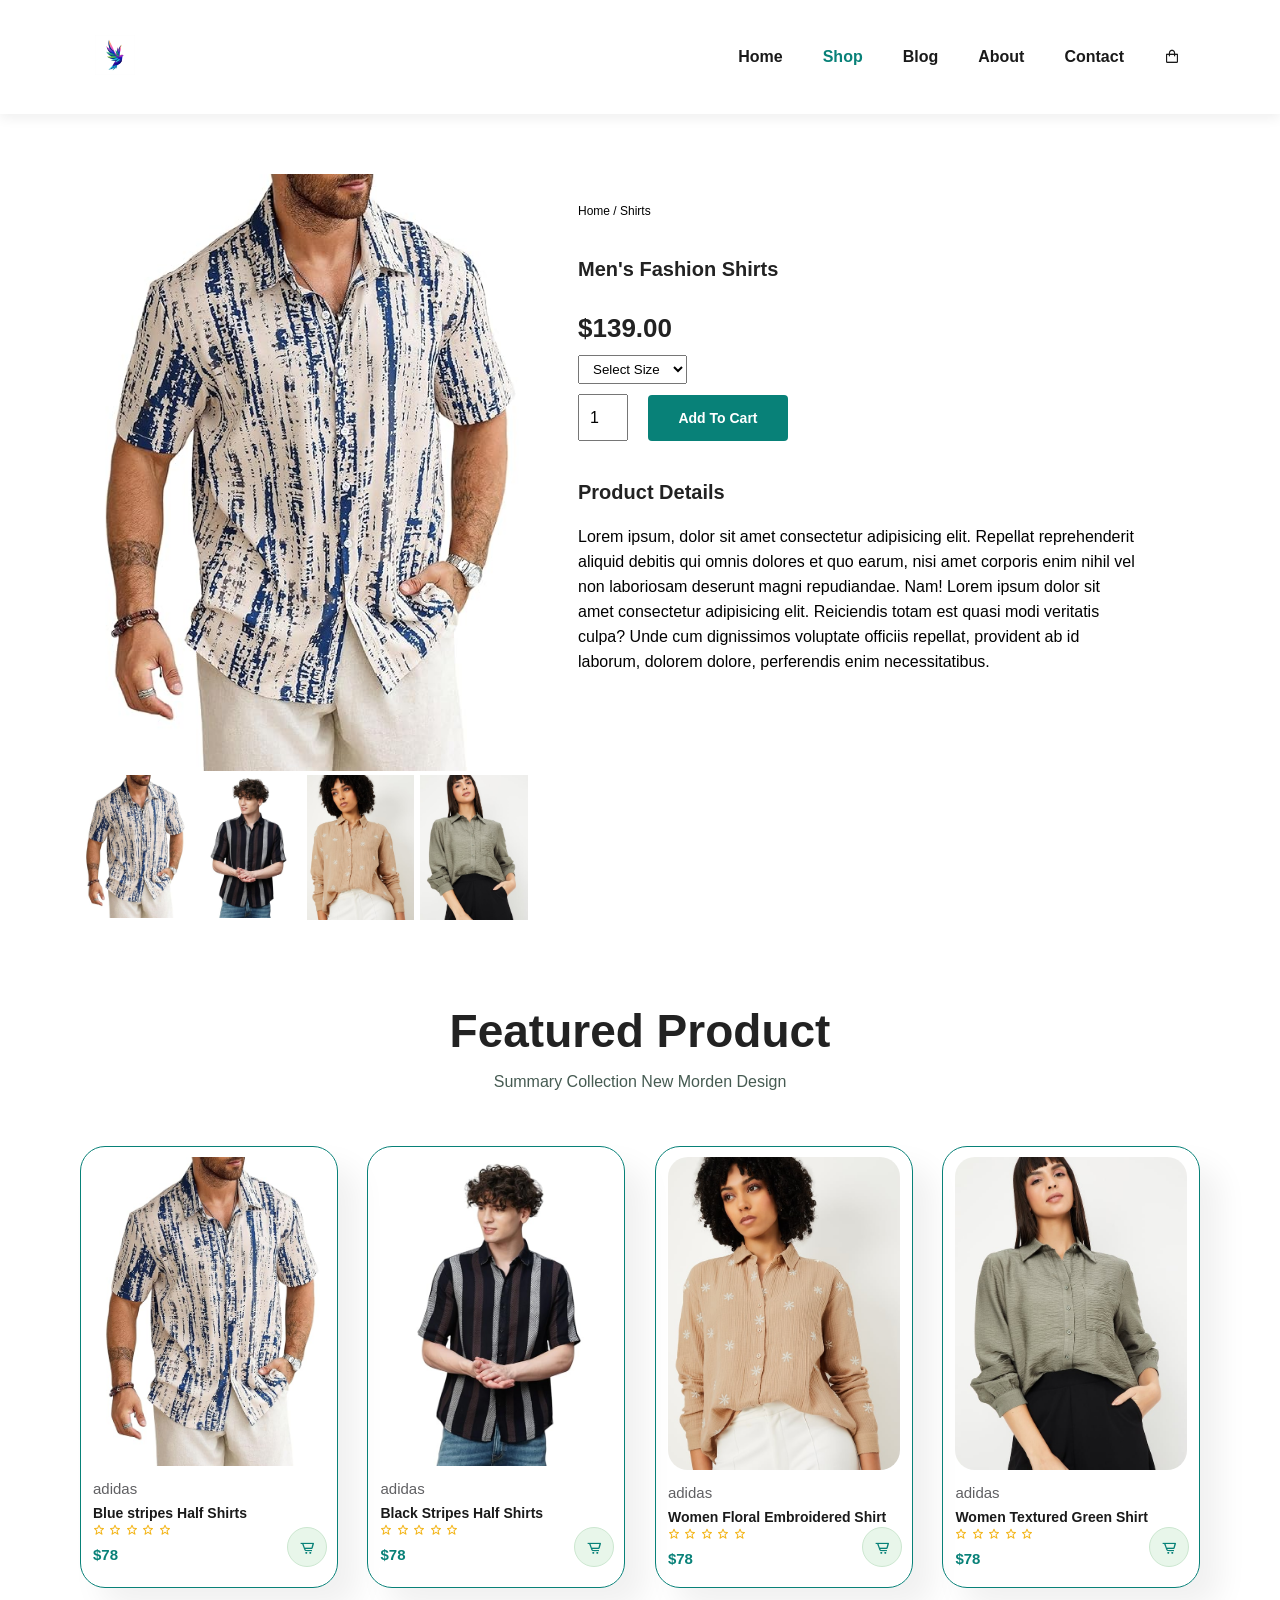
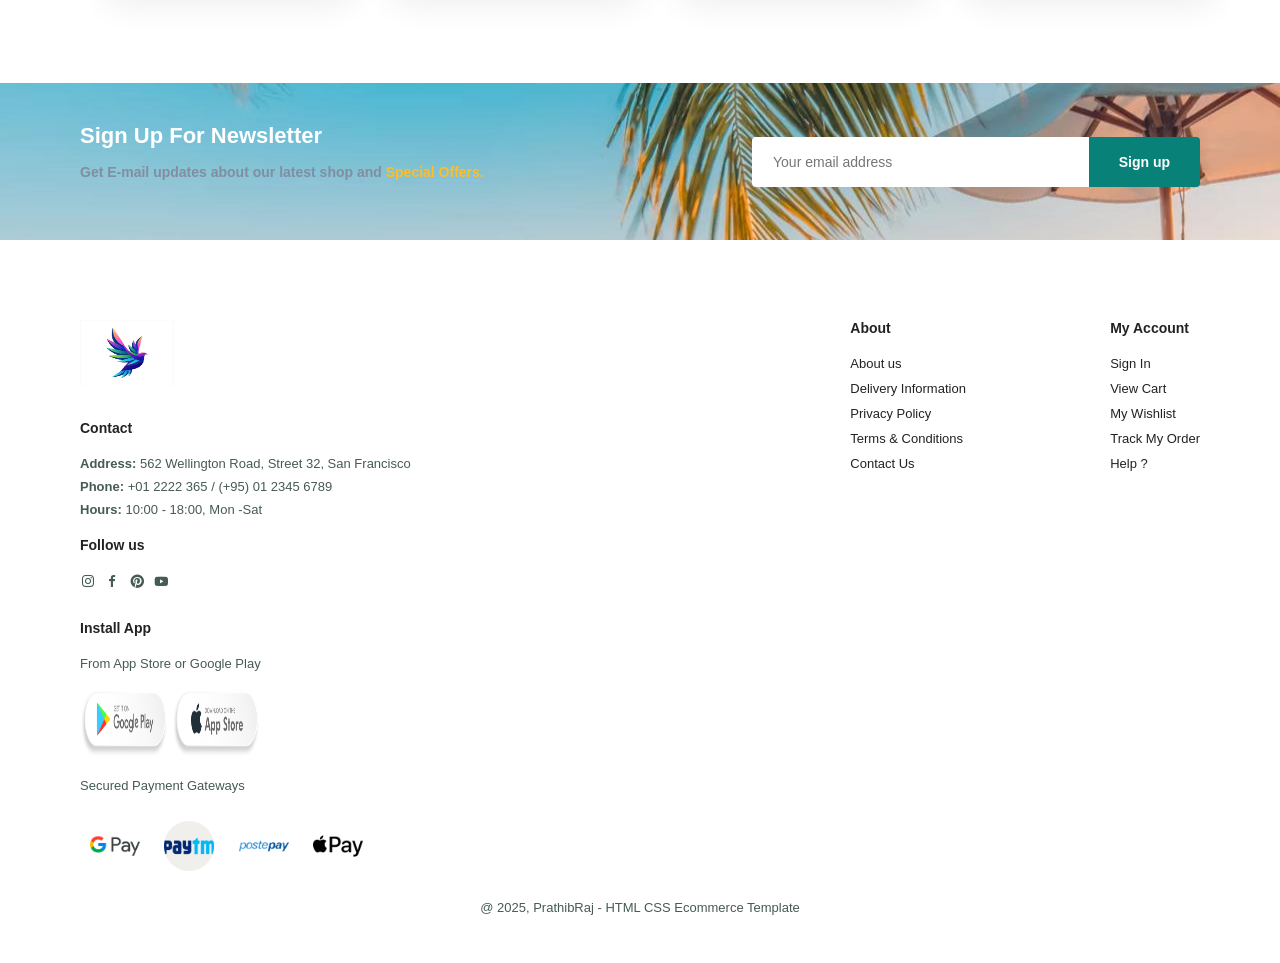
<file: product.html>
<!DOCTYPE html>
<html lang="en">
<head>
    <meta charset="UTF-8">
    <meta name="viewport" content="width=device-width, initial-scale=1.0">
    <title>Shopping</title>
    <link rel="stylesheet" href="style.css">

    <link href='https://unpkg.com/boxicons@2.1.4/css/boxicons.min.css' rel='stylesheet'>

</head>
<body>

    <section id="header">
        <a href="#"><img src="logo.jpg" class="logo"></a>

        <div>
            <ul id="navbar">
                <li><a  href="index.html">Home</a></li>
                <li><a class="active" href="shop.html">Shop</a></li>
                <li><a href="blog.html">Blog</a></li>
                <li><a href="about.html">About</a></li>
                <li><a href="contact.html">Contact</a></li>
                <li><a href="cart.html"><i class='bx bx-shopping-bag'></i></a></li>
            </ul>
        </div>
    </section>

    <section class="prodetails" id="section-p1">
        <div class="single-pro-image">
            <img src="boyshirt1.jpg" width="100%" id="MainImg" alt="">
            
            <div class="small-img-group">
                <div class="small-img-col">
                    <img src="boyshirt1.jpg" width="100%" class="small-img" alt="">
                </div>
                <div class="small-img-col">
                    <img src="boyshirt2.jpg" width="100%" class="small-img" alt="">
                </div>
                <div class="small-img-col">
                    <img src="girlshirt1.avif" width="100%" class="small-img" alt="">
                </div>
                <div class="small-img-col">
                    <img src="girlshirt2.avif" width="100%" class="small-img" alt="">
                </div>
            </div>
        </div>

        <div class="single-pro-details">
            <h6>Home / Shirts</h6>
            <h4>Men's Fashion Shirts</h4>
            <h2>$139.00</h2>
            <select>
                <option>Select Size</option>
                <option>Xl</option>
                <option>XXL</option>
                <option>Small</option>
                <option>Large</option>
            </select>
            <input type="number" value="1">
            <button class="normal">Add To Cart</button>
            <h4>Product Details</h4>
            <span>Lorem ipsum, dolor sit amet consectetur adipisicing elit. Repellat reprehenderit aliquid debitis qui omnis dolores et quo earum, nisi amet corporis enim nihil vel non laboriosam deserunt magni repudiandae. Nam!
                Lorem ipsum dolor sit amet consectetur adipisicing elit. Reiciendis totam est quasi modi veritatis culpa? Unde cum dignissimos voluptate officiis repellat, provident ab id laborum, dolorem dolore, perferendis enim necessitatibus.

            </span>
        </div>
    </section>

    <section class="product1" id="section-p1">
        <h2>Featured Product</h2>
        <p>Summary Collection New Morden Design</p>
        <div class="pro-container">
            <div class="pro">
                <img src="boyshirt1.jpg" alt="">
                <div class="des">
                    <span>adidas</span>
                    <h5>Blue stripes Half Shirts</h5>
                    <div class="star">
                        <i class='bx bx-star'></i>
                        <i class='bx bx-star'></i>
                        <i class='bx bx-star'></i>
                        <i class='bx bx-star'></i>
                        <i class='bx bx-star'></i>
                    </div>
                    <h4>$78</h4>
                </div>
                <a href="#"><i class='bx bx-cart-alt'></i></a>
            </div>
            <div class="pro">
                <img src="boyshirt2.jpg" alt="">
                <div class="des">
                    <span>adidas</span>
                    <h5>Black Stripes Half Shirts</h5>
                    <div class="star">
                        <i class='bx bx-star'></i>
                        <i class='bx bx-star'></i>
                        <i class='bx bx-star'></i>
                        <i class='bx bx-star'></i>
                        <i class='bx bx-star'></i>
                    </div>
                    <h4>$78</h4>
                </div>
                <a href="#"><i class='bx bx-cart-alt'></i></a>
            </div>
            <div class="pro">
                <img src="girlshirt1.avif" alt="">
                <div class="des">
                    <span>adidas</span>
                    <h5>Women Floral Embroidered Shirt</h5>
                    <div class="star">
                        <i class='bx bx-star'></i>
                        <i class='bx bx-star'></i>
                        <i class='bx bx-star'></i>
                        <i class='bx bx-star'></i>
                        <i class='bx bx-star'></i>
                    </div>
                    <h4>$78</h4>
                </div>
                <a href="#"><i class='bx bx-cart-alt'></i></a>
            </div>
            <div class="pro">
                <img src="girlshirt2.avif" alt="">
                <div class="des">
                    <span>adidas</span>
                    <h5>Women Textured Green Shirt</h5>
                    <div class="star">
                        <i class='bx bx-star'></i>
                        <i class='bx bx-star'></i>
                        <i class='bx bx-star'></i>
                        <i class='bx bx-star'></i>
                        <i class='bx bx-star'></i>
                    </div>
                    <h4>$78</h4>
                </div>
                <a href="#"><i class='bx bx-cart-alt'></i></a>
            </div>
        </div>
    </section>


    <section class="newsletter" id="section-p2" >
        <div class="newstext">
            <h4>Sign Up For Newsletter</h4>
            <p>Get E-mail updates about our latest shop and <span>Special Offers.</span></p>
        </div>
        <div class="form">
            <input type="email" placeholder="Your email address">
            <button class="normal">Sign up</button>
        </div>
    </section>

    <footer class="section-p1 p1">
        <div class="col">
            <img class="logo" src="logo.jpg" alt="">
            <h4>Contact</h4>
            <p><strong>Address: </strong>562 Wellington Road, Street 32, San Francisco</p>
            <p><strong>Phone: </strong> +01 2222 365 / (+95) 01  2345 6789</p>
            <p><strong>Hours: </strong> 10:00 - 18:00, Mon -Sat </p>
            <div class="follow">
                <h4>Follow us</h4>
                <div class="icon">
                    <i class="bx bxl-instagram"></i>
                    <i class="bx bxl-facebook"></i>
                    <i class="bx bxl-pinterest"></i>
                    <i class="bx bxl-youtube"></i>
                </div>
            </div>
        </div>

        <div class="col">
            <h4>About</h4>
            <a href="#">About us</a>
            <a href="#">Delivery Information</a>
            <a href="#">Privacy Policy</a>
            <a href="#">Terms & Conditions</a>
            <a href="#">Contact Us</a>
        </div>
        <div class="col">
            <h4>My Account</h4>
            <a href="#">Sign In </a>
            <a href="#">View Cart</a>
            <a href="#">My Wishlist</a>
            <a href="#">Track My Order</a>
            <a href="#">Help ?</a>
        </div>
        <div class="col install">
            <h4>Install App</h4>
            <p>From App Store or Google Play</p>
            <div class="row">
                <img src="app1.webp" alt="">
                <img src="app2.webp" alt="">
            </div>
            <p>Secured Payment Gateways</p>
            <img class="image" src="google-pay_6124998.png" alt="">
            <img class="image" src="paytm_825454.png" alt="">
            <img class="image" src="postepay_196570.png" alt="">
            <img class="image" src="apple-pay_5977576.png" alt="">
        </div>
        <div class="copyright">
            <p>@ 2025, PrathibRaj - HTML CSS Ecommerce Template</p>
        </div>
    </footer>

    <script>
        var MainImg = document.getElementById("MainImg");
        var smallimg = document.getElementsByClassName("small-img");

        smallimg[0].onclick = function(){
            MainImg.src = smallimg[0].src;
        }
        smallimg[1].onclick = function(){
            MainImg.src = smallimg[1].src;
        }
        smallimg[2].onclick = function(){
            MainImg.src = smallimg[2].src;
        }
        smallimg[3].onclick = function(){
            MainImg.src = smallimg[3].src;
        }
    </script>

    </body>
</html>
</file>
<file: style.css>
*{
    margin: 0;
    padding: 0;
    box-sizing: border-box;
    font-family: sans-serif;
}
h1{
    font-size: 50px;
    line-height: 64px;
    color: #222;
}
h2{
    font-size: 46px;
    line-height: 54px;
    color: #222;
}
h4{
    font-size: 20px;
    color: #222;
}
h6{
    font-weight: 500;
font-size: 12px;
}
p{
    font-size: 16px;
    color: #465b52;
    margin: 15px 0 20px 0;
}
#section-p1{
    padding: 40px 80px;
}
.p1{
    padding: 40px 80px;
}
#section-p2{
    padding: 40px 80px;
    margin: 40px 0;
}
#section-m1{
    margin: 40px 0;
}
button.normal{
    font-size: 14px;
    font-weight: 600;
    padding: 15px 30px;
    color: #000;
    background-color: #fff;
    border-radius: 4px;
    cursor: pointer;
    border: none;
    outline: none;
    transition: 0.2s ease;
}
button.white{
    font-size: 13px;
    font-weight: 600;
    padding: 11px 18px;
    color: #fff;
    background-color: transparent;
    cursor: pointer;
    border: 1px solid #fff;
    outline: none;
    transition: 0.2s ease;
}
body{
    width: 100%;
}
section a img{
    width: 70px;
    height: 70px;
    padding: 15px;
}
#header{
    display: flex;
    align-items: center;
    justify-content: space-between;
    padding: 20px 80px;
    background: #ffffff;
    box-shadow: 0px 5px 11px  rgba(7, 6, 6, 0.06);
    z-index: 999;
    position: sticky;
    top: 0;
    left: 0;
}
#navbar{
    display: flex;
    align-items: center;
    justify-content: space-between;
}
#navbar li{
    list-style: none;
    padding: 0 20px;
    position: relative;
    transition: 0.44s ease;

}
#navbar li a{
    text-decoration: none;
    font-size: 16px;
    font-weight: 600;
    color: #1a1a1a;
    transition: 0.44s ease;
}
#navbar li a:hover,
#navbar li a.active{
    color: #088178;
}
#navbar li a.active::after{
    content: '';
    width: 0;
    height: 2px;
    background: #088178;
    position: absolute;
    bottom: -4px;
    left: 20px;
}
#navbar li a:hover::after{
    content: '';
    width: 100%;
    height: 2px;
    background: #088178;
    position: absolute;
    bottom: -4px;
    left: 0px;
}
/* homepage */
.hero{
    height: 90vh;
    width: 100%;
    background-size: cover;
    padding: 0 80px;
    display: flex;
    flex-direction: column;
    align-items: flex-start;
    justify-content: center;
}
.profilee{
    background-image: url(vvvv.jpg);
    background-size: cover;
    background-position: top 55% left 0;
}
.hero h4{
    padding-bottom: 15px;
}
.hero h1{
    color: #088178;
}
.hero button{
    background-image: url(Long_island_iced_tea-1-4s.jpg);
    background-color: transparent;
    color: #088178;
    border: 0;
    padding: 14px 80px 14px 65px;
    background-repeat: no-repeat;
    cursor: pointer;
    font-weight: 700;
    font-size: 15px;
}
.feature{
    display: flex;
    align-items: center;
    justify-content: space-between;
    flex-wrap: wrap;
}
.feature .fe-box img{
    width: 100%;
    margin-bottom: 10px;
}
.feature .fe-box{
    width: 200px;
    padding: 25px 15px;
    box-shadow: 20px 20px 20px 34px rgba(0, 0, 0, 0.03);
    border: 1px solid #cce7d0;
    border-radius: 4px;
    margin: 15px 0;
}
.feature .fe-box:hover{
    box-shadow: 10px 10px 54px rgba(70, 62, 221, 0.1);
}
.feature .fe-box h6{
    /* position: sticky; */
    padding: 9px 8px 6px 8px ;
    line-height: 1;
    border-radius: 4px;
    color: #088178;
    background: #fddde4;
    text-align: center;
}
.feature .fe-box:nth-child(2) h6{
    background-color: #cdebbc;
}
.feature .fe-box:nth-child(3) h6{
    background-color: #d1e8f2;
}
.feature .fe-box:nth-child(4) h6{
    background-color: #cdd4f8;
}
.feature .fe-box:nth-child(5) h6{
    background-color: #fae4ce;
}
.product1{
    text-align: center;
}
.product1 .pro-container{
    display: flex;
    justify-content: space-between;
    padding-top: 20px;
    flex-wrap: wrap;
}
.product1 .pro{
    width: 23%;
    min-width: 250px;
    padding: 10px 12px;
    border:1px solid #088178;
    border-radius: 25px;
    cursor: pointer;
    box-shadow: 20px 20px 30px rgba(0, 0, 0, 0.06);
    margin: 15px 0;
    transition: 0.2s ease;
    position: relative;
}
.product1 .pro:hover{
    box-shadow: 20px 20px 30px rgba(0, 0, 0, 0.10);
}
.product1 .pro img{
    width: 100%;
    border-radius: 20px;
}
.product1 .pro .des{
    text-align: start;
    padding: 10px 0;
}
.product1 .pro .des span{
    color: #606063;
    font-size: 15px;
}
.product1 .pro .des h5{
    padding-top: 7px;
    color: #1a1a1a;
    font-size: 14px;
}
.product1 .pro .des i{
    font-size: 12px;
    color: rgb(243, 181, 25);
}
.product1 .pro .des h4{
    padding-top: 7px;
    font-size: 15px;
    font-weight: 700;
    color: #088178;
}
.product1 .pro .bx-cart-alt{
    width: 40px;
    height: 40px;
    line-height: 40px;
    border-radius: 50px;
    background-color: #e8f6ea;
    font-weight: 500;
    color: #088178;
    border: 1px solid #cce7d0;
    position: absolute;
    bottom: 20px;
    right: 10px;
    transition: 0.44s ease;
}
.product1 .pro i:hover{
    background: #088178;
    color: #f7f7f7;
}
.banner{
    display: flex;
    flex-direction: column;
    justify-content: center;
    align-items: center;
    text-align: center;
    background: url(backrgro1.avif);
    width: 100%;
    height: 40vh;
    background-size: cover;
    background-position: center;
}
.banner h4{
    color: #fff;
    font-size: 16px;
}
.banner h2{
    color: #fff;
    font-size: 30;
    padding: 10px 0;
}
.banner h2 span{
    color: #ef3636;   
}
.banner button:hover{
    background: #088178;
    color: #fff;
}
.sm-banner{
    display: flex;
    justify-content: space-between;
    flex-wrap: wrap;
}
.sm-banner .banner-box{
    display: flex;
    flex-direction: column;
    justify-content: center;
    align-items: flex-start;
    text-align: center;
    background: url(backgro1.jpg);
    width: 580px;
    height: 50vh;
    background-size: cover;
    background-position: center;
    padding: 30px;
}
.sm-banner .banner-box1{
    background: url(backgro2.jpg);
    background-size: cover;
    background-position: center;
}
.sm-banner h4{
    color: #fff;
    font-size: 20px;
    font-weight: 300;
}
.sm-banner h2{
    color: #fff;
    font-size: 28px;
    font-weight: 800;
}
.sm-banner span{
    color: #fff;
    font-size: 14px;
    font-weight: 500;
    padding-bottom: 15px;
}
.sm-banner .banner-box:hover button{
    background-color: #088178;
    border: 1px solid #088178;
}
.banner3{
    display: flex;
    justify-content: space-between;
    flex-wrap: wrap;
    padding: 0 80px;
}
.banner3 .banner-box{
    display: flex;
    flex-direction: column;
    justify-content: center;
    align-items: flex-start;
    text-align: center;
    background: url(backgro3.jpeg);
    min-width: 30%;
    height: 30vh;
    background-size: cover;
    background-position: center;
    padding: 20px;
    margin-bottom: 20px;
}
.banner3 .banner-box2{
    background: url(backgro4.jpg);
    background-size: cover;
    background-position: center;
}
.banner3 .banner-box3{
    background: url(tshirt\ backgro.jpg);
    background-size: cover;
    background-position: center;
}
.banner3 h2{
    color: #fff;
    font-weight: 900;
    font-size: 22px
}
.banner3 h3{
    color: #ec544e;
    font-weight: 800;
    font-size: 15px
}
.newsletter{
    display: flex;
    justify-content: space-between;
    flex-wrap: wrap;
    align-items: center;
    background-image: url(back.jpg);
    /* background-repeat: no-repeat; */
    background-position: 20% 40%;
    background-color: black;
}
.newsletter h4{
    font-size: 22px;
    font-weight: 700;
    color: #fff;
}
.newsletter p{
    font-size: 14px;
    font-weight: 600;
    color: #818ea0;
}
.newsletter p span{
    color: #ffbd27;
}
.newsletter input{
    height: 3.125rem;
    padding: 0 1.25rem;
    font-size: 14px;
    width: 100%;
    border: 1px solid transparent;
    border-radius: 4px;
    outline: none;
    border-bottom-right-radius: 0;
    border-top-right-radius: 0;
}
.newsletter .form{
    display: flex;
    width: 40%;
}
.newsletter button{
    background: #088178;
    color: #fff;
    white-space: nowrap;
    border-bottom-left-radius: 0;
    border-top-left-radius: 0;
}
footer{
    display: flex;
    flex-wrap: wrap;
    justify-content: space-between;
}
footer .col .logo{
    width: 15%;
    height: 22%;
    margin-bottom: 30px;
}
footer col{
    display: flex;
    flex-direction: column;
    flex-wrap: wrap;
    margin-right: 22px;
    align-items: flex-start;
    margin-bottom: 20px;
}
footer h4{
    font-size: 14px;
    padding-bottom: 20px;
}
footer p{
    font-size: 13px;
    margin: 0 0 8px 0;
}
footer a{
    display: flex;
    font-size: 13px;
    text-decoration: none;
    color: #222;
    margin-bottom: 10px;
}
footer .follow{
    margin-top: 20px;
}
footer .follow i{
    color: #465b52;
    padding-right: 4px;
    cursor: pointer;
}
footer .install .row img{
    min-width: 30%;
}
footer .install img{
    margin: 10px 0 15px 0;
    width: 70px;
    height: 70px;
    padding: 30px auto 10px auto;
    cursor: pointer;
}
footer .follow i:hover,
footer a:hover{
    color: #088178;
    transition: 0.45 ease;
}
footer .install .image{
    padding: 10px;
    justify-content: flex-start;
    cursor: pointer;
}
footer .copyright{
    width: 100%;
    text-align: center;
}
/* body,.header,.home{
    animation: appear linear;
    animation-timeline: view();
    animation-range: entry 0%;
}
@keyframes appear{
    from{
        opacity: 0;
        scale: 0.5;
    }
    to{
        opacity: 1;
        scale: 1;
    }

} */

/* shop page */

.page-header{
    background-image: url(bckimageshop.jpg);
    width: 100%;
    height: 40vh;
    background-size: cover;
    background-repeat: no-repeat;
    background-position: top 20% left 0;
    display: flex;
    justify-content: center;
    text-align: center;
    flex-direction: column;
    padding: 14px;
}
.page-header h2,
.page-header p{
    color: #fff;
}
.pagination{
    text-align: center;
}
.pagination a{
    text-decoration: none;
    background: #088178;
    padding: 15px 20px ;
    border-radius: 4px;
    color: #fff;
    font-weight: 600;
}
.pagination i{
    font-size: 16px;
    font-weight: 600;
}

/* single-product page*/

.prodetails{
    display: flex;
    margin-top: 20px;

}
.prodetails .single-pro-image{
    width: 40%;
    margin-right: 50px;
}
.small-img-group{
    display: flex;
    justify-content: space-between;
}
.small-img-col{
    flex-basis: 24%;
    cursor: pointer;
}
.prodetails .single-pro-details{
    width: 50%;
    padding-top: 30px;
}
.prodetails .single-pro-details h4{
    padding: 40px 0 20px 0;
}
.prodetails .single-pro-details h2{
    font-size: 26px;
}
.prodetails .single-pro-details select{
    display: block;
    padding: 5px 10px;
    margin-bottom: 10px;
}
.prodetails .single-pro-details input{
    width: 50px;
    height: 47px;
    padding-left: 10px;
    font-size: 16px;
    margin-right: 16px;
}
.prodetails .single-pro-details input:focus{
    outline: none;
}
.prodetails .single-pro-details .normal{
    background: #088178;
    color: #fff;
}
.prodetails .single-pro-details span{
    line-height: 25px;
}
/* blog-page */

.page-header #blog-header{
    background-image: url(back.jpg);
}
.blog{
    padding: 150px 150px 0 150px;
}
.blog .blog-box{
    display: flex;
    align-items: center;
    width: 100%;
    position: relative;
    padding-bottom: 90px;
}
.blog .blog-img{
    width: 50%;
    margin-right: 40px;
}
.blog img{
    width: 100%;
    height: 300px;
    object-fit: cover;
}
.blog .blog-details{
    width: 50%;
}
.blog .blog-details a{
    text-decoration: none;
    font-size: 11px;
    color: #000;
    font-weight: 700;
    position: relative;
    transition: 0.3s ease;
}
.blog .blog-details a::after{
    content: '';
    width: 50px;
    height: 1px;
    background: #000;
    position: absolute;
    top: 6px;
    right: -60px;
}
.blog .blog-details a:hover{
    color: #088178;
}
.blog .blog-details a:hover::after{
    background: #088178;
}
.blog .blog-box h1{
    position: absolute;
    top: -40px;
    left: 0;
    font-size: 70px;
    font-weight: 700;
    color: #c9cbce;
    z-index: -1;
}
.page-header .about-header{
    background: url();
}

/* About-page */
.about-head{
    display: flex;
    align-items: center;
}
.about-head img{
    width: 50%;
    height: auto;
}
.about-head div{
    padding-left: 40px;
}
.about-app{
    text-align: center;
}
.about-app .video{
    width: 70%;
    height: 100%;
    margin: 30px auto 0 auto;
}
.about-app .video iframe{
    /* width: 100%;
    height: 100%; */
    border-radius: 20px;
}

/* contact-page */

.contact-details{
    display: flex;
    align-items: center;
    justify-content: space-between;
}
.contact-details .details{
    width: 40%;
}
.contact-details details span,
.form-details form span{
    font-size: 12px;
}
.contact-details .details h2,
.form-details form h2{
    font-size: 26px;
    line-height: 35px;
    padding: 20px 0;
}
.contact-details .details h3{
    font-size: 16px;
    padding-bottom: 15px;
}
.contact-details .details li{
    list-style: none;
    display: flex;
    padding: 10px 0;
}
.contact-details .details li i{
    font-size: 14px;
    padding-right: 22px;
}
.contact-details .details li p{
    margin: 0;
    font-size: 14px;
}
.contact-details .map{
    width: 55%;
    height: 400px;
}
.contact-details .map iframe{
    width: 100%;
    height: 100%;
}
.form-details{
    display: flex;
    justify-content: space-between;
    margin: 30px;
    padding: 80px;
    border: 1px solid #e1e1e1;
}
.form-details form{
    width: 65%;
    display: flex;
    flex-direction: column;
    align-items: flex-start;
}
.form-details form input,textarea{
    width: 100%;
    padding: 12px 15px;
    margin-bottom: 20px;
    border: 1px solid #e1e1e1;
}
.form-details form button{
    background: #088178;
    color: #fff;
}
.people img{
    width: 15vh;
    border-radius: 50%; 
    margin-right: 15px;

}
.form-details .people div{
    padding-bottom: 25px;
    display: flex;
    align-items: flex-start;
}
.form-details .people div img{
    object-fit: cover;
}
.form-details .people div p{
    margin: 0;
    font-size: 13px;
    line-height: 25px;
}
.form-details .people div p span{
    display: block;
    font-size: 16px;
    font-weight: 600;
    color: #000;
}
.form-details form input,textarea:focus{
    outline: none;
    background-color: #e7eee8;
}
.cart table{
    width: 100%;
    border-collapse: collapse;
    table-layout: fixed;
    white-space: nowrap;
}
.cart table img{
    width: 69px;
    padding: 10px 0;
}
.cart table td:nth-child(1){
    width: 100px;
    text-align: center;
}
.cart table td:nth-child(2){
    width: 150px;
    text-align: center;
}
.cart table td:nth-child(3){
    width: 200px;
    text-align: center;
}
.cart table td:nth-child(4),
.cart table td:nth-child(5),
.cart table td:nth-child(6){
    width: 150px;
    text-align: center;
}
.cart table td:nth-child(5) input{
    width: 70px;
    padding: 10px 5px 10px 15px;
}
.cart table thead{
    border: 1px solid #e1e1e1;
    border-left: none;
    border-right: none;
}
.cart table thead td{
    font-weight: 700;
    text-transform: uppercase;
    font-size: 13px;
    padding: 18px 0;
}
.cart table thead tr td{
    padding-top: 15px;
}
.cart table tbody td{
    font-size: 15px;
}
.cart-add{
    display: flex;
    flex-wrap: wrap;
    justify-content: space-between;
}
.coupon{
    width: 50%;
    margin-bottom: 30px;
}
.coupon h3,
.subtotal h3{
    padding-bottom: 15px;
}
.coupon input{
    padding: 10px 20px ;
    outline: none;
    width: 60%;
    margin-right: 10px;
    border: 1px solid #e2e9e1;
}
.coupon button,
.subtotal button{
    background: #088178;
    color: #fff;
    padding: 12px 20px ;
}
.subtotal{
    width: 50%;
    margin-bottom: 30px;
    border: 1px solid #e2e9e1;
    padding: 30px;
}
.subtotal table{
    border-collapse: collapse;
    width: 100%;
    margin-bottom: 20px;
}
.subtotal table td{
    width: 50%;
    border: 1px solid #e1e1e1;
    padding: 10px;
    font-size: 13px;
}
</file>
